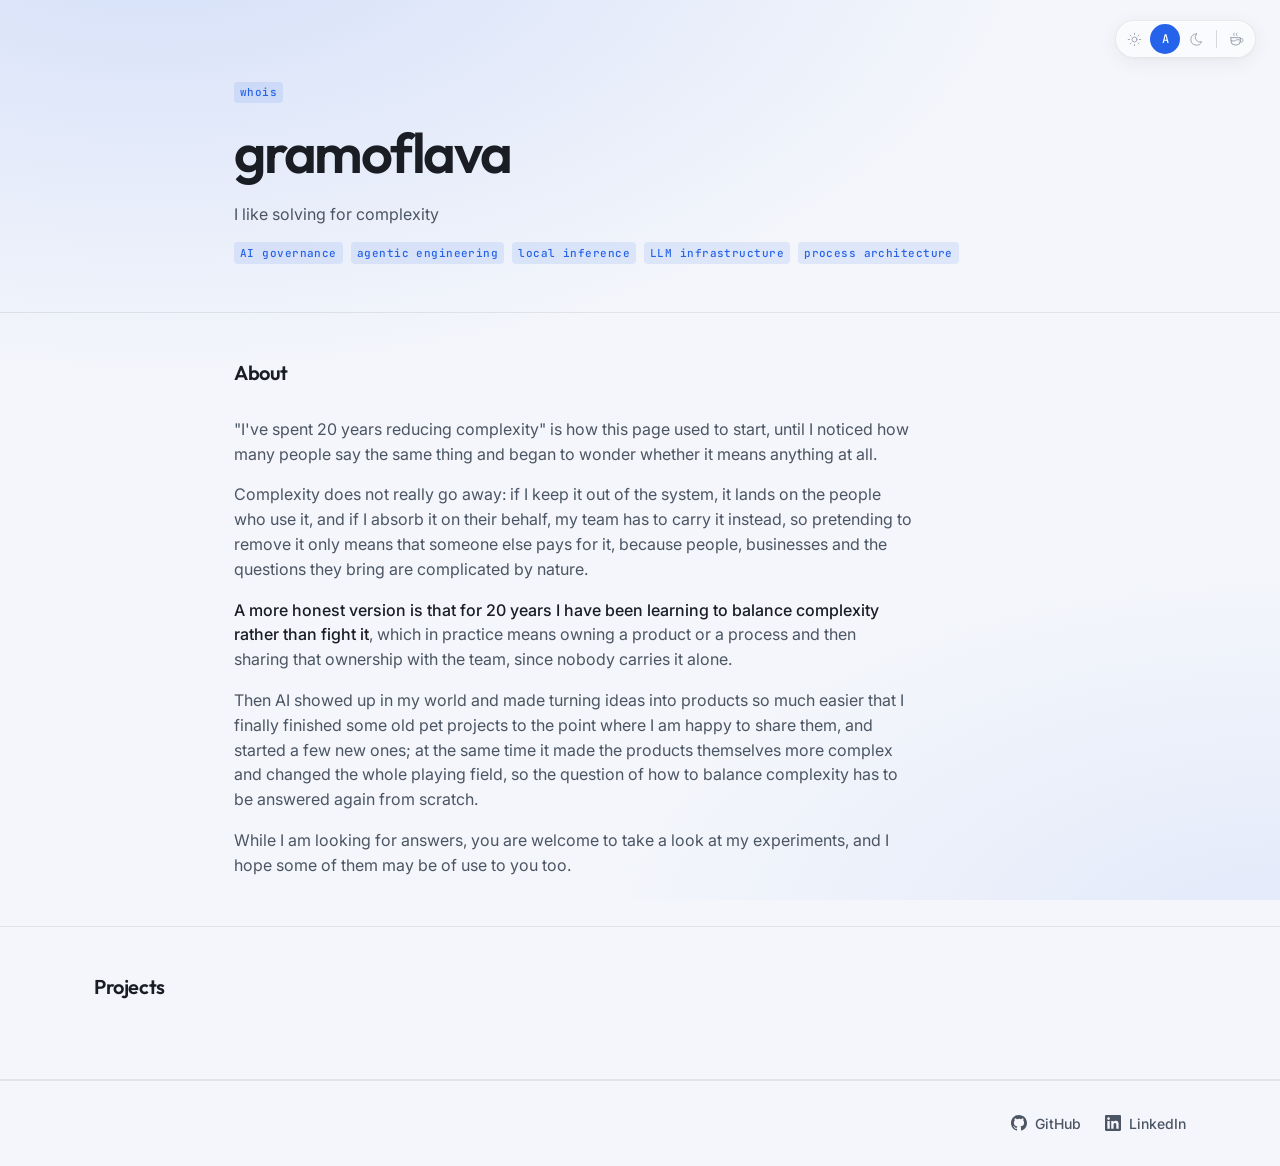
<file: index.html>
<!DOCTYPE html>
<html lang="en" data-accent="whois">

<head>
  <meta charset="UTF-8">
  <meta name="viewport" content="width=device-width, initial-scale=1.0">
  <meta name="color-scheme" content="light dark">
  <meta name="description" content="I like solving for complexity">
  <meta property="og:title" content="whois">
  <meta property="og:description" content="I like solving for complexity">
  <meta property="og:url" content="https://whois.gramoflava.xyz">
  <title>whois</title>
  <link rel="icon" href="favicon.ico" sizes="32x32">
  <link rel="icon" href="favicon.svg" type="image/svg+xml">
  <link rel="apple-touch-icon" href="apple-touch-icon.png">

  <!--
    Prevent theme flash: apply stored class before first paint.
    Runs inline, before stylesheets are parsed.
  -->
  <script>
    (function () {
      var t = null;
      try { t = localStorage.getItem('theme'); } catch (e) { }
      if (t === 'light') document.documentElement.classList.add('theme-light');
      else if (t === 'dark') document.documentElement.classList.add('theme-dark');
    })();
  </script>

  <link rel="preconnect" href="https://fonts.googleapis.com">
  <link rel="preconnect" href="https://fonts.gstatic.com" crossorigin>
  <link
    href="https://fonts.googleapis.com/css2?family=Inter:wght@400;500;600&amp;family=JetBrains+Mono:wght@400;500&amp;family=Outfit:wght@400;500;600&amp;display=swap"
    rel="stylesheet">
  <link rel="stylesheet" href="gramofdesign/gramof.css">
  <link rel="stylesheet" href="whois.css">
  <script defer src="gramofdesign/tools.js"></script>
  <script defer src="gramofdesign/theme.js"></script>
</head>

<body>

  <!-- ── Site tools: theme · Ko-fi (whois links to itself, so no link) ── -->
  <div class="site-tools site-tools--glass site-tools--float" data-site-tools="no-whois"></div>

  <!-- ── Hero ─────────────────────────────────────────────────── -->
  <header class="hero">
    <div class="container container--narrow">
      <div class="hero-inner">
        <div class="hero-label">
          <span class="tag">whois</span>
        </div>
        <h1 class="hero-name">gramoflava</h1>
        <p class="hero-tagline">I like solving for complexity</p>
        <div class="hero-chips">
          <span class="tag">AI governance</span>
          <span class="tag">agentic engineering</span>
          <span class="tag">local inference</span>
          <span class="tag">LLM infrastructure</span>
          <span class="tag">process architecture</span>
        </div>
      </div>
    </div>
  </header>

  <!-- ── About ────────────────────────────────────────────────── -->
  <section id="about" class="section">
    <div class="container container--narrow">
      <div class="section-header">
        <h2>About</h2>
      </div>
      <div class="about-body">
        <p>"I've spent 20 years reducing complexity" is how this page used to start, until I noticed how many people say
          the same thing and began to wonder whether it means anything at all.</p>

        <p>Complexity does not really go away: if I keep it out of the system, it lands on the people who use it, and if
          I absorb it on their behalf, my team has to carry it instead, so pretending to remove it only means that
          someone else pays for it, because people, businesses and the questions they bring are complicated by
          nature.</p>

        <p><strong>A more honest version is that for 20 years I have been learning to balance complexity rather than
          fight it</strong>, which in practice means owning a product or a process and then sharing that ownership
          with the team, since nobody carries it alone.</p>

        <p>Then AI showed up in my world and made turning ideas into products so much easier that I finally finished
          some old pet projects to the point where I am happy to share them, and started a few new ones; at the same
          time it made the products themselves more complex and changed the whole playing field, so the question of
          how to balance complexity has to be answered again from scratch.</p>

        <p>While I am looking for answers, you are welcome to take a look at my experiments, and I hope some of them may
          be of use to you too.</p>
      </div>
    </div>
  </section>

  <!-- ── Projects ─────────────────────────────────────────────── -->
  <section id="projects" class="section section--alt">
    <div class="container">
      <div class="section-header">
        <h2>Projects</h2>
      </div>
      <div id="projects-grid" class="projects-grid" aria-live="polite" aria-label="GitHub projects">
        <div class="projects-state" id="projects-loading">
          <span class="tag">loading&hellip;</span>
        </div>
      </div>
    </div>
  </section>

  <!-- ── Footer ───────────────────────────────────────────────── -->
  <footer class="site-footer">
    <div class="container">
      <div class="footer-inner">
        <span class="footer-name">&nbsp;</span>
        <nav class="footer-links" aria-label="External profiles">
          <a href="https://github.com/gramoflava" class="footer-link" target="_blank" rel="noopener">
            <svg xmlns="http://www.w3.org/2000/svg" viewBox="0 0 24 24" fill="currentColor"
              aria-hidden="true">
              <path
                d="M12 0C5.374 0 0 5.373 0 12c0 5.302 3.438 9.8 8.207 11.387.599.111.793-.261.793-.577v-2.234c-3.338.726-4.033-1.416-4.033-1.416-.546-1.387-1.333-1.756-1.333-1.756-1.089-.745.083-.729.083-.729 1.205.084 1.839 1.237 1.839 1.237 1.07 1.834 2.807 1.304 3.492.997.107-.775.418-1.305.762-1.604-2.665-.305-5.467-1.334-5.467-5.931 0-1.311.469-2.381 1.236-3.221-.124-.303-.535-1.524.117-3.176 0 0 1.008-.322 3.301 1.23A11.509 11.509 0 0112 5.803c1.02.005 2.047.138 3.006.404 2.291-1.552 3.297-1.23 3.297-1.23.653 1.653.242 2.874.118 3.176.77.84 1.235 1.911 1.235 3.221 0 4.609-2.807 5.624-5.479 5.921.43.372.823 1.102.823 2.222v3.293c0 .319.192.694.801.576C20.566 21.797 24 17.3 24 12c0-6.627-5.373-12-12-12z" />
            </svg>GitHub
          </a>
          <!-- TODO: confirm exact LinkedIn profile slug -->
          <a href="https://www.linkedin.com/in/gramoflava" class="footer-link" target="_blank" rel="noopener">
            <svg xmlns="http://www.w3.org/2000/svg" viewBox="0 0 24 24" fill="currentColor"
              aria-hidden="true">
              <path
                d="M20.447 20.452h-3.554v-5.569c0-1.328-.027-3.037-1.852-3.037-1.853 0-2.136 1.445-2.136 2.939v5.667H9.351V9h3.414v1.561h.046c.477-.9 1.637-1.85 3.37-1.85 3.601 0 4.267 2.37 4.267 5.455v6.286zM5.337 7.433a2.062 2.062 0 01-2.063-2.065 2.064 2.064 0 112.063 2.065zm1.782 13.019H3.555V9h3.564v11.452zM22.225 0H1.771C.792 0 0 .774 0 1.729v20.542C0 23.227.792 24 1.771 24h20.451C23.2 24 24 23.227 24 22.271V1.729C24 .774 23.2 0 22.222 0h.003z" />
            </svg>LinkedIn
          </a>
        </nav>
      </div>
    </div>
  </footer>

  <script>
    // ── Projects ───────────────────────────────────────────────────────────────

    function escapeHtml(s) {
      return String(s)
        .replace(/&/g, '&amp;')
        .replace(/</g, '&lt;')
        .replace(/>/g, '&gt;')
        .replace(/"/g, '&quot;');
    }

    function renderCard(repo) {
      var card = document.createElement('article');
      card.className = 'project-card glass';

      var lang = repo.language
        ? '<span class="tag">' + escapeHtml(repo.language) + '</span>'
        : '';

      var stars = repo.stargazers_count > 0
        ? '<span class="project-stars">\u2605\u2009' + repo.stargazers_count + '</span>'
        : '';

      var liveUrl = (repo.homepage && repo.homepage.trim())
        ? repo.homepage.trim()
        : repo.has_pages ? 'https://gramoflava.github.io/' + repo.name : null;
      var liveLink = liveUrl
        ? '<a href="' + escapeHtml(liveUrl) + '" class="project-link" target="_blank" rel="noopener">Live \u2197</a>'
        : '';

      var descContent = repo.description
        ? escapeHtml(repo.description)
        : '<span class="project-desc--empty">No description</span>';

      card.innerHTML =
        '<div class="project-card-head">' +
        '<span class="project-name">' + escapeHtml(repo.name) + '</span>' +
        lang +
        '</div>' +
        '<p class="project-desc">' + descContent + '</p>' +
        '<div class="project-card-foot">' +
        '<div class="project-links">' +
        '<a href="' + escapeHtml(repo.html_url) + '" class="project-link" target="_blank" rel="noopener">GitHub \u2192</a>' +
        liveLink +
        '</div>' +
        stars +
        '</div>';

      return card;
    }

    function renderGrid(repos) {
      var grid = document.getElementById('projects-grid');
      grid.innerHTML = '';
      if (repos && repos.length) {
        repos.forEach(function (repo) { grid.appendChild(renderCard(repo)); });
      }
    }

    async function fetchProjects() {
      var controller = new AbortController();
      var timer = setTimeout(function () { controller.abort(); }, 5000);

      try {
        var res = await fetch(
          'https://api.github.com/users/gramoflava/repos?sort=updated&type=public&per_page=20',
          { signal: controller.signal }
        );
        clearTimeout(timer);

        if (!res.ok) throw new Error('GitHub API ' + res.status);

        var repos = await res.json();

        var filtered = repos
          .filter(function (r) { return !r.fork; })
          .sort(function (a, b) {
            var aLive = a.has_pages ? 1 : 0;
            var bLive = b.has_pages ? 1 : 0;
            if (bLive !== aLive) return bLive - aLive;
            return new Date(b.updated_at) - new Date(a.updated_at);
          });

        renderGrid(filtered);
      } catch (e) {
        clearTimeout(timer);
        renderGrid([]);
      }
    }

    fetchProjects();
  </script>


</body>

</html>
</file>
<file: gramofdesign/gramof.css>
/* ============================================================================
   gramof design — the shared design language of the gramoflava family.
   A playbook, not a theme for one site: tokens, components and rules that any
   site can rely on. Each site picks only its accent hue.

   Usage:
     <link rel="stylesheet" href="gramofdesign/gramof.css">
     <html data-accent="<product>">         <- picks the accent hue
     <html class="theme-dark">               <- explicit theme (see theme.js)

   Rule of the house: raw values (px sizes, ms durations, hex colours, weights)
   live only in token definitions. Everything else reads tokens.
   ========================================================================== */

/* ── Reset ───────────────────────────────────────────────────────────────── */

*, *::before, *::after { box-sizing: border-box; margin: 0; padding: 0; }

html {
  -webkit-font-smoothing: antialiased;
  -moz-osx-font-smoothing: grayscale;
}

/* ── Tokens: scale, type, motion (theme-independent) ─────────────────────── */

:root {
  /* Type */
  --font-sans:    'Inter', -apple-system, BlinkMacSystemFont, 'Segoe UI', sans-serif;
  --font-display: 'Outfit', 'Inter', -apple-system, sans-serif;
  --font-mono: 'JetBrains Mono', ui-monospace, SFMono-Regular, Menlo, monospace;

  --text-2xs: 10px;
  --text-xs:  11px;
  --text-sm:  12px;
  --text-md:  14px;   /* base — one density across the family */
  --text-lg:  16px;
  --text-xl:  20px;
  --text-2xl: 26px;
  --text-3xl: 34px;
  --text-display: clamp(var(--text-3xl), 6vw, 56px);   /* one hero title per landing page */

  --weight-regular:  400;
  --weight-medium:   500;
  --weight-semibold: 600;   /* the heaviest weight in the family */

  --leading-tight: 1.2;
  --leading-body:  1.55;

  /* Space — 4px grid */
  --space-1: 4px;
  --space-2: 8px;
  --space-3: 10px;   /* 1b: the workspace gap */
  --space-4: 16px;
  --space-5: 20px;
  --space-6: 24px;
  --space-8: 32px;
  --space-10: 40px;
  --space-12: 48px;

  /* Content widths */
  --content-narrow: 860px;
  --content-wide: 1140px;

  /* Radius */
  --radius-none: 0;
  --radius-xs:   4px;
  --radius-sm:   7px;
  --radius-md:   11px;   /* cards inside panels (lg - 5) */
  --radius-lg:   16px;   /* panels, glass chrome */
  --radius-xl:   22px;
  --radius-pill: 999px;

  /* Motion */
  --ease-out:    cubic-bezier(0.16, 1, 0.3, 1);
  --ease-smooth: cubic-bezier(0.4, 0, 0.2, 1);
  --ease-spring: cubic-bezier(0.175, 0.885, 0.32, 1.275);
  --dur-fast: 120ms;
  --dur-base: 200ms;
  --dur-slow: 200ms;

  /* Glass — the single knob. Tools use --blur-panel; novaos raises it. */
  --blur-panel: 40px;
  --blur-bar:   40px;

  /* Chart categorical palette — verbatim from grainofrain, theme-agnostic */
  --chart-1: #1E88E5;
  --chart-2: #FB8C00;
  --chart-3: #8E24AA;
  --chart-4: #00ACC1;
  --chart-5: #E53935;
  --chart-6: #43A047;
  --chart-7: #F9A825;
  --chart-8: #3949AB;
  --chart-temp-max: #EF5350;
  --chart-temp-mean: #0D47A1;
  --chart-temp-min: #1E88E5;
  --chart-norm: #616161;

  /* Canvas annotation palette. The eight family colours are aliases so
     glassbox boxes and data charts speak the same colour language. */
  --palette-grey:    #8e8e93;
  --palette-red:     var(--chart-5);
  --palette-crimson: #c9184a;
  --palette-rose:    #f4718b;
  --palette-pink:    #ff2d92;
  --palette-fuchsia: #d926d9;
  --palette-purple:  var(--chart-3);
  --palette-violet:  #7b61ff;
  --palette-indigo:  var(--chart-8);
  --palette-blue:    var(--chart-1);
  --palette-azure:   #2f80ed;
  --palette-sky:     #56ccf2;
  --palette-cyan:    var(--chart-4);
  --palette-teal:    #14b8a6;
  --palette-emerald: #10b981;
  --palette-green:   var(--chart-6);
  --palette-lime:    #8bc34a;
  --palette-olive:   #7a8b3c;
  --palette-yellow:  var(--chart-7);
  --palette-amber:   #ffb020;
  --palette-orange:  var(--chart-2);
  --palette-coral:   #ff7a5c;
  --palette-sienna:  #c1653a;
  --palette-brown:   #8b5e34;
  --palette-sand:    #c2a37a;
  --palette-khaki:   #9a8c5c;
  --palette-mint:    #6ee7b7;
  --palette-plum:    #8e4585;
  --palette-mauve:   #b08bbb;
  --palette-slate:   #64748b;
  --palette-steel:   #4a6572;
  --palette-denim:   #3b5a86;
  --palette-ink:     #2c2c54;
}

/* ── Tokens: light theme (default) ───────────────────────────────────────── */

:root,
html.theme-light {
  color-scheme: light;

  --bg:            #f4f6fb;
  --bg-alt:        #f0f2f6;
  --surface:       #ffffff;
  --surface-sunk:  rgba(0, 0, 0, 0.03);

  /* Glass: translucent surface + backdrop-filter + specular top edge */
  --glass:         rgba(255, 255, 255, 0.55);
  --glass-hover:   rgba(255, 255, 255, 0.78);
  --glass-active:  rgba(255, 255, 255, 0.94);
  --glass-edge:    inset 0 1px 0 rgba(255, 255, 255, 0.95);

  --line:          rgba(0, 0, 0, 0.08);
  --line-strong:   rgba(0, 0, 0, 0.14);

  --text:           #1a1d23;
  --text-secondary: #4b5563;
  --text-muted:     #9ca3af;
  --text-on-accent: #ffffff;
  --text-on-color:  #ffffff;   /* labels on fixed palette / chart fills, both themes */

  --shadow-sm:    0 1px 3px rgba(0, 0, 0, 0.05), 0 1px 2px rgba(0, 0, 0, 0.03);
  --shadow-md:    0 4px 20px rgba(0, 0, 0, 0.06), 0 1px 2px rgba(0, 0, 0, 0.03);
  --shadow-lg:    0 12px 40px rgba(0, 0, 0, 0.10), 0 2px 6px rgba(0, 0, 0, 0.04);
  --shadow-hover: 0 8px 28px rgba(0, 0, 0, 0.11), 0 2px 6px rgba(0, 0, 0, 0.05);

  --danger:  #d70015;
  --warn:    #b25000;
  --success: #0f7b3d;

  --chart-grid:       rgba(0, 0, 0, 0.06);
  --chart-axis:       #cbd5e1;
  --chart-axis-label: #64748b;
  --tooltip-bg:       #ffffff;
  --tooltip-line:     #e2e8f0;
  --tooltip-text:     #0f172a;
}

/* ── Tokens: dark theme ──────────────────────────────────────────────────── */

@media (prefers-color-scheme: dark) {
  :root:not(.theme-light):not(.theme-dark) {
    color-scheme: dark;

    --bg:            #0b0d12;
    --bg-alt:        #101318;
    --surface:       #161921;
    --surface-sunk:  rgba(255, 255, 255, 0.05);

    --glass:         rgba(20, 23, 31, 0.50);
    --glass-hover:   rgba(30, 34, 44, 0.72);
    --glass-active:  rgba(38, 43, 55, 0.88);
    --glass-edge:    inset 0 1px 0 rgba(255, 255, 255, 0.08);

    --line:          rgba(255, 255, 255, 0.08);
    --line-strong:   rgba(255, 255, 255, 0.16);

    --text:           #e8eaf0;
    --text-secondary: #9ca3af;
    --text-muted:     #6b7280;
    --text-on-accent: #0b0d12;   /* dark accents are light: white fails AA */

    --shadow-sm:    0 1px 3px rgba(0, 0, 0, 0.35);
    --shadow-md:    0 4px 20px rgba(0, 0, 0, 0.42);
    --shadow-lg:    0 12px 40px rgba(0, 0, 0, 0.55);
    --shadow-hover: 0 8px 28px rgba(0, 0, 0, 0.5);

    --danger:  #ff453a;
    --warn:    #ffa53a;
    --success: #30d158;

    --chart-grid:       rgba(255, 255, 255, 0.07);
    --chart-axis:       #334155;
    --chart-axis-label: #9ca3af;
    --tooltip-bg:       #1c1f27;
    --tooltip-line:     #333a48;
    --tooltip-text:     #e8eaf0;
  }
}

html.theme-dark {
  color-scheme: dark;

  --bg:            #0b0d12;
  --bg-alt:        #101318;
  --surface:       #161921;
  --surface-sunk:  rgba(255, 255, 255, 0.05);

  --glass:         rgba(20, 23, 31, 0.50);
  --glass-hover:   rgba(30, 34, 44, 0.72);
  --glass-active:  rgba(38, 43, 55, 0.88);
  --glass-edge:    inset 0 1px 0 rgba(255, 255, 255, 0.08);

  --line:          rgba(255, 255, 255, 0.08);
  --line-strong:   rgba(255, 255, 255, 0.16);

  --text:           #e8eaf0;
  --text-secondary: #9ca3af;
  --text-muted:     #6b7280;
  --text-on-accent: #0b0d12;

  --shadow-sm:    0 1px 3px rgba(0, 0, 0, 0.35);
  --shadow-md:    0 4px 20px rgba(0, 0, 0, 0.42);
  --shadow-lg:    0 12px 40px rgba(0, 0, 0, 0.55);
  --shadow-hover: 0 8px 28px rgba(0, 0, 0, 0.5);

  --danger:  #ff453a;
  --warn:    #ffa53a;
  --success: #30d158;

  --chart-grid:       rgba(255, 255, 255, 0.07);
  --chart-axis:       #334155;
  --chart-axis-label: #9ca3af;
  --tooltip-bg:       #1c1f27;
  --tooltip-line:     #333a48;
  --tooltip-text:     #e8eaf0;
}

/* ── Accent hues ─────────────────────────────────────────────────────────────
   Shared bones, distinct accent per product. Every hue sits at the same
   perceptual lightness/chroma so components behave identically across sites.
   -------------------------------------------------------------------------- */

:root                      { --accent: #2563eb; --accent-hover: #1d4ed8; }
:root[data-accent='whois']       { --accent: #2563eb; --accent-hover: #1d4ed8; }
:root[data-accent='grainofrain'] { --accent: #0d7d74; --accent-hover: #0a6560; }
:root[data-accent='glassbox']    { --accent: #6d3ce0; --accent-hover: #5b2fc4; }
:root[data-accent='hexports']    { --accent: #c2410c; --accent-hover: #9f3509; }
:root[data-accent='novaos']      { --accent: #4f46e5; --accent-hover: #4338ca; }
:root[data-accent='lens']        { --accent: #64748b; --accent-hover: #475569; }

@media (prefers-color-scheme: dark) {
  :root:not(.theme-light):not(.theme-dark)                      { --accent: #3b82f6; --accent-hover: #60a5fa; }
  :root:not(.theme-light):not(.theme-dark)[data-accent='whois']       { --accent: #3b82f6; --accent-hover: #60a5fa; }
  :root:not(.theme-light):not(.theme-dark)[data-accent='grainofrain'] { --accent: #2dd4bf; --accent-hover: #5eead4; }
  :root:not(.theme-light):not(.theme-dark)[data-accent='glassbox']    { --accent: #a78bfa; --accent-hover: #c4b5fd; }
  :root:not(.theme-light):not(.theme-dark)[data-accent='hexports']    { --accent: #fb923c; --accent-hover: #fdba74; }
  :root:not(.theme-light):not(.theme-dark)[data-accent='novaos']      { --accent: #818cf8; --accent-hover: #a5b4fc; }
  :root:not(.theme-light):not(.theme-dark)[data-accent='lens']        { --accent: #94a3b8; --accent-hover: #cbd5e1; }
}

html.theme-dark                      { --accent: #3b82f6; --accent-hover: #60a5fa; }
html.theme-dark[data-accent='whois']       { --accent: #3b82f6; --accent-hover: #60a5fa; }
html.theme-dark[data-accent='grainofrain'] { --accent: #2dd4bf; --accent-hover: #5eead4; }
html.theme-dark[data-accent='glassbox']    { --accent: #a78bfa; --accent-hover: #c4b5fd; }
html.theme-dark[data-accent='hexports']    { --accent: #fb923c; --accent-hover: #fdba74; }
html.theme-dark[data-accent='novaos']      { --accent: #818cf8; --accent-hover: #a5b4fc; }
html.theme-dark[data-accent='lens']        { --accent: #94a3b8; --accent-hover: #cbd5e1; }

/* Derived accent washes — always in terms of the live --accent. */
:root {
  --accent-soft:  color-mix(in srgb, var(--accent) 10%, transparent);
  --accent-mid:   color-mix(in srgb, var(--accent) 18%, transparent);
  --accent-ring:  color-mix(in srgb, var(--accent) 28%, transparent);
}

/* ── Base ────────────────────────────────────────────────────────────────── */

/* Accent wash — 1b. A static, two-lobe accent haze so glass has something to
   refract. No animation: the cosmos (expressive tier) is the only moving one. */
body {
  background-image:
    radial-gradient(120% 90% at 12% -10%, var(--wash-1), transparent 58%),
    radial-gradient(90% 70% at 100% 105%, var(--wash-2), transparent 60%);
  background-attachment: fixed;
}

:root, html.theme-light {
  --wash-1: color-mix(in srgb, var(--accent) 16%, transparent);
  --wash-2: color-mix(in srgb, var(--accent) 9%, transparent);
}
@media (prefers-color-scheme: dark) {
  :root:not(.theme-light):not(.theme-dark) {
    --wash-1: color-mix(in srgb, var(--accent) 20%, transparent);
    --wash-2: color-mix(in srgb, var(--accent) 12%, transparent);
  }
}
html.theme-dark {
  --wash-1: color-mix(in srgb, var(--accent) 20%, transparent);
  --wash-2: color-mix(in srgb, var(--accent) 12%, transparent);
}

body {
  font-family: var(--font-sans);
  font-size: var(--text-md);
  line-height: var(--leading-body);
  color: var(--text);
  background-color: var(--bg);
  transition: background var(--dur-base) ease, color var(--dur-base) ease;
}

a { color: var(--accent); text-decoration: none; }
a:hover { color: var(--accent-hover); text-decoration: underline; }

h1, .h1 { font-family: var(--font-display); font-size: var(--text-2xl); font-weight: var(--weight-semibold); letter-spacing: -0.03em; line-height: var(--leading-tight); }
h2, .h2 { font-family: var(--font-display); font-size: var(--text-xl); font-weight: var(--weight-semibold); letter-spacing: -0.02em; line-height: var(--leading-tight); }
h3, .h3 { font-family: var(--font-display); font-size: var(--text-lg); font-weight: var(--weight-semibold); letter-spacing: -0.01em; }

.eyebrow {
  font-family: var(--font-mono);
  font-size: var(--text-xs);
  font-weight: var(--weight-medium);
  text-transform: uppercase;
  letter-spacing: 0.08em;
  color: var(--text-muted);
}

.hint  { font-size: var(--text-sm); color: var(--text-muted); line-height: 1.5; }
.mono  { font-family: var(--font-mono); }

/* Monospace accent tag — from whois, the family's signature label */
.tag {
  display: inline-block;
  font-family: var(--font-mono);
  font-size: var(--text-xs);
  font-weight: var(--weight-medium);
  letter-spacing: 0.04em;
  color: var(--accent);
  background: var(--accent-soft);
  padding: 0.2em 0.55em;
  border-radius: var(--radius-xs);
  white-space: nowrap;
}

/* ── Surfaces ────────────────────────────────────────────────────────────── */

/* .glass — the family's primary container. Panels, cards, bars, dialogs. */
.glass {
  background: var(--glass);
  border: 1px solid var(--line);
  border-radius: var(--radius-lg);
  box-shadow: var(--shadow-md), var(--glass-edge);
  backdrop-filter: blur(var(--blur-panel)) saturate(1.4);
  -webkit-backdrop-filter: blur(var(--blur-panel)) saturate(1.4);
}

/* .solid — opaque card for content that sits *inside* a glass panel.
   Never stack glass on glass; nest solid inside glass. */
.solid {
  background: var(--surface);
  border: 1px solid var(--line);
  border-radius: var(--radius-md);
  box-shadow: var(--shadow-sm);
}

.sunk {
  background: var(--surface-sunk);
  border-radius: var(--radius-md);
}

/* ── App shell: glass top bar + optional glass side inspector ────────────── */

.app {
  height: 100dvh;
  display: flex;
  flex-direction: column;
  overflow: hidden;
}

.appbar {
  flex: 0 0 auto;
  display: flex;
  align-items: center;
  gap: var(--space-2);
  padding: var(--space-2) var(--space-3);
  background: var(--glass);
  border-bottom: 1px solid var(--line);
  box-shadow: var(--glass-edge);
  backdrop-filter: blur(var(--blur-bar)) saturate(1.4);
  -webkit-backdrop-filter: blur(var(--blur-bar)) saturate(1.4);
  flex-wrap: wrap;
  z-index: 100;
}

.brand {
  display: flex;
  align-items: center;
  gap: var(--space-2);
  font-weight: var(--weight-semibold);
  font-size: var(--text-md);
  letter-spacing: -0.02em;
  margin-right: var(--space-1);
}

.appbar__sep    { width: 1px; height: 20px; background: var(--line-strong); margin: 0 2px; }
.appbar__spacer { flex: 1 1 auto; }

.workspace {
  flex: 1 1 auto;
  display: grid;
  grid-template-columns: minmax(0, 1fr) 340px;
  gap: var(--space-3);
  padding: var(--space-3);
  min-height: 0;
}

.workspace--plain { grid-template-columns: minmax(0, 1fr); }

.stage { display: flex; flex-direction: column; gap: var(--space-2); min-width: 0; min-height: 0; }

.inspector {
  background: var(--glass);
  border: 1px solid var(--line);
  border-radius: var(--radius-lg);
  box-shadow: var(--shadow-md), var(--glass-edge);
  backdrop-filter: blur(var(--blur-panel)) saturate(1.4);
  -webkit-backdrop-filter: blur(var(--blur-panel)) saturate(1.4);
  overflow-y: auto;
  min-height: 0;
  padding: var(--space-2);
}

/* ── Responsive: tablet ──────────────────────────────────────────────────────
   The inspector stops being a column and becomes the next thing down the page.
   -------------------------------------------------------------------------- */

@media (max-width: 900px) {
  .app { height: auto; min-height: 100dvh; overflow: visible; }
  .workspace { grid-template-columns: minmax(0, 1fr); }
  .stage { min-height: 52dvh; }
  .inspector { overflow: visible; min-height: 0; }
}

/* ── Responsive: phone ───────────────────────────────────────────────────────
   Three moves, in order of importance:
     1. the app bar splits into an identity row and a scrolling control row
     2. mode switching leaves the bar and becomes a bottom tab bar
     3. the inspector becomes a bottom sheet
   -------------------------------------------------------------------------- */

@media (max-width: 640px) {
  .appbar {
    padding: var(--space-2) var(--space-3);
    gap: var(--space-2);
    position: sticky;
    top: 0;
  }
  .appbar__sep { display: none; }
  .workspace { padding: var(--space-2); gap: var(--space-2); }

  /* Anything the bar can shed on a phone */
  .hide-narrow { display: none !important; }
  .only-narrow { display: revert; }

  /* Stage grows, page scrolls */
  .stage { min-height: 46dvh; }

  /* Inspector as a sheet, pinned to the bottom of the viewport */
  .inspector--sheet {
    position: fixed;
    left: 0; right: 0; bottom: 0;
    z-index: 200;
    max-height: 72dvh;
    overflow-y: auto;
    border-radius: var(--radius-xl) var(--radius-xl) 0 0;
    border-left: 0; border-right: 0; border-bottom: 0;
    box-shadow: var(--shadow-lg), var(--glass-edge);
    padding-bottom: max(var(--space-4), env(safe-area-inset-bottom));
    transform: translateY(calc(100% - 52px));
    transition: transform var(--dur-slow) var(--ease-out);
  }
  .inspector--sheet[data-open] { transform: translateY(0); }
  .inspector--sheet::before {
    content: '';
    position: sticky;
    top: 0;
    display: block;
    width: 38px; height: 4px;
    margin: 6px auto 10px;
    border-radius: var(--radius-pill);
    background: var(--line-strong);
  }

  /* Two-up stat grids instead of four */
  .stat { padding: var(--space-2); }
  .stat__value { font-size: var(--text-lg); }
}

.only-narrow { display: none; }

/* Horizontal scroller for toolbars and segmented rows that can't wrap.
   Wrap the row, don't restyle it. */
.scroller {
  display: flex;
  align-items: center;
  gap: var(--space-2);
  min-width: 0;
  overflow-x: auto;
  overscroll-behavior-x: contain;
  scrollbar-width: none;
  -webkit-overflow-scrolling: touch;
  margin: 0 calc(-1 * var(--space-3));
  padding: 0 var(--space-3);
}
.scroller::-webkit-scrollbar { display: none; }
.scroller > * { flex: 0 0 auto; }

/* Bottom tab bar — replaces in-bar mode segments on phones.
   Glass, like the top bar; icons over labels; safe-area aware. */
.tabbar {
  position: fixed;
  left: 0; right: 0; bottom: 0;
  z-index: 190;
  display: none;
  align-items: stretch;
  background: var(--glass);
  border-top: 1px solid var(--line);
  box-shadow: var(--glass-edge);
  backdrop-filter: blur(var(--blur-bar)) saturate(1.4);
  -webkit-backdrop-filter: blur(var(--blur-bar)) saturate(1.4);
  padding-bottom: env(safe-area-inset-bottom);
}
.tabbar__btn {
  flex: 1 1 0;
  min-height: 52px;
  display: flex;
  flex-direction: column;
  align-items: center;
  justify-content: center;
  gap: 3px;
  padding: 6px 2px;
  border: 0;
  background: transparent;
  color: var(--text-muted);
  font-size: var(--text-xs);
  font-weight: var(--weight-medium);
  cursor: pointer;
  transition: color var(--dur-fast) ease;
}
.tabbar__btn[aria-current='page'],
.tabbar__btn.is-active { color: var(--accent); }
.tabbar__btn svg { width: 21px; height: 21px; stroke: currentColor; stroke-width: 1.5; stroke-linecap: round; stroke-linejoin: round; fill: none; }

@media (max-width: 640px) {
  .tabbar { display: flex; }
  /* Room for the tab bar plus a collapsed sheet handle */
  .app { padding-bottom: 104px; }
}

/* Touch: nothing smaller than 44px gets tapped */
@media (hover: none) and (pointer: coarse) {
  .btn, .btn--icon { min-height: 44px; }
  .btn--icon { width: 44px; }
  .segmented__btn { min-height: 44px; padding: 0.5em 1.1em; }
  .segmented--icon .segmented__btn { width: 44px; height: 44px; }
  .switch, .check { min-height: 44px; }
  .switch__track { width: 46px; height: 28px; }
  .switch__track::after { width: 22px; height: 22px; }
  .switch input:checked + .switch__track::after { transform: translateX(18px); }
  .check__box { width: 21px; height: 21px; }
  .check--radio .check__box::after { left: 5.5px; top: 5.5px; width: 8px; height: 8px; }
  .check__box::after { left: 6px; top: 2.5px; width: 6px; height: 11px; }
  .acc > summary { min-height: 44px; padding: 13px 8px; }
  .input, select,
  input[type='text'], input[type='number'], input[type='date'], input[type='search'] {
    min-height: 44px;
  }
  input[type='range'] { height: 44px; }
  input[type='range']::-webkit-slider-thumb { width: 22px; height: 22px; margin-top: -10px; }
}

/* Content pages (whois): the wash and type scale down, nothing else changes */
@media (max-width: 640px) {
  h1, .h1 { font-size: var(--text-xl); }
  dialog {
    max-width: none;
    width: 100vw;
    max-height: 100dvh;
    margin: 0;
    border-radius: 0;
    border: 0;
  }
  .toast { left: var(--space-3); right: var(--space-3); transform: translateY(8px); max-width: none; }
  .toast.is-shown { transform: translateY(0); }
}

/* ── Buttons ─────────────────────────────────────────────────────────────── */

button, select, input, textarea { font: inherit; color: var(--text); }

.btn {
  display: inline-flex;
  align-items: center;
  justify-content: center;
  gap: 6px;
  min-height: 30px;
  padding: 5px 12px;
  border: 1px solid var(--line-strong);
  border-radius: var(--radius-sm);
  background: var(--surface);
  color: var(--text);
  font-size: var(--text-md);
  font-weight: var(--weight-medium);
  cursor: pointer;
  white-space: nowrap;
  transition: background var(--dur-fast) ease, border-color var(--dur-fast) ease,
              box-shadow var(--dur-fast) ease, transform var(--dur-fast) ease;
}
.btn:hover   { background: var(--glass-hover); border-color: var(--line-strong); }
.btn:active  { transform: translateY(0.5px); }
.btn:focus-visible { outline: none; border-color: var(--accent); box-shadow: 0 0 0 3px var(--accent-ring); }

.btn--primary { background: var(--accent); border-color: transparent; color: var(--text-on-accent); }
.btn--primary:hover { background: var(--accent-hover); }

.btn--quiet { background: transparent; border-color: transparent; color: var(--text-secondary); }
.btn--quiet:hover { background: var(--surface-sunk); color: var(--text); }

.btn--danger { color: var(--danger); }
.btn--danger:hover { background: color-mix(in srgb, var(--danger) 10%, transparent); }

.btn--icon { padding: 0; width: 30px; min-height: 30px; }
.btn[disabled] { opacity: 0.4; cursor: default; }

/* ── Segmented control — the family's core "switch" ──────────────────────────
   Also the theme switch (light / auto / dark), verbatim from whois.
   -------------------------------------------------------------------------- */

.segmented {
  display: inline-flex;
  align-items: center;
  gap: 2px;
  padding: 3px;
  background: var(--surface);
  border: 1px solid var(--line);
  border-radius: var(--radius-pill);
  box-shadow: var(--shadow-sm);
}

.segmented__btn {
  min-height: 30px;
  font-family: var(--font-mono);
  font-size: var(--text-sm);
  font-weight: var(--weight-medium);
  letter-spacing: 0.03em;
  line-height: 1.4;
  color: var(--text-muted);
  background: transparent;
  border: none;
  border-radius: var(--radius-pill);
  padding: 0.34em 0.9em;
  cursor: pointer;
  white-space: nowrap;
  transition: color var(--dur-fast), background var(--dur-fast);
}
.segmented__btn:hover { color: var(--text); background: var(--surface-sunk); }
.segmented__btn[aria-pressed='true'],
.segmented__btn.is-active { background: var(--accent); color: var(--text-on-accent); }
.segmented__btn:focus-visible { outline: none; box-shadow: 0 0 0 3px var(--accent-ring); }

/* Square variant for in-toolbar mode switches */
.segmented--square { border-radius: var(--radius-sm); }
.segmented--square .segmented__btn { border-radius: var(--radius-xs); font-family: var(--font-sans); }

/* Icon variant — the theme switch collapses to sun / A / moon.
   Same three segments, same aria-pressed contract, ~102px instead of ~190px. */
.segmented--icon { gap: 1px; }
.segmented--icon .segmented__btn {
  display: inline-flex;
  align-items: center;
  justify-content: center;
  width: 30px; height: 30px;
  padding: 0;
  letter-spacing: 0;
}
.segmented--icon .segmented__btn svg {
  width: 15px; height: 15px;
  stroke: currentColor;
  stroke-width: 1.5;
  stroke-linecap: round;
  stroke-linejoin: round;
  fill: none;
  display: block;
}
/* "A" for auto — a glyph, not a picture of one */
.segmented--icon .segmented__btn span { font-size: var(--text-sm); font-weight: var(--weight-medium); line-height: 1; }

/* ── Toggle switch ───────────────────────────────────────────────────────── */

.switch { min-height: 30px; display: inline-flex; align-items: center; gap: var(--space-2); cursor: pointer; }
.switch input { position: absolute; opacity: 0; width: 0; height: 0; }

.switch__track {
  position: relative;
  width: 38px; height: 22px;
  flex: 0 0 auto;
  background: var(--surface-sunk);
  border: 1px solid var(--line-strong);
  border-radius: var(--radius-pill);
  transition: background var(--dur-base) var(--ease-out), border-color var(--dur-base) var(--ease-out);
}
.switch__track::after {
  content: '';
  position: absolute;
  top: 2px; left: 2px;
  width: 16px; height: 16px;
  background: var(--surface);
  border-radius: 50%;
  box-shadow: var(--shadow-sm);
  transition: transform var(--dur-base) var(--ease-spring);
}
.switch input:checked + .switch__track { background: var(--accent); border-color: transparent; }
.switch input:checked + .switch__track::after { transform: translateX(16px); background: #fff; }
.switch input:focus-visible + .switch__track { box-shadow: 0 0 0 3px var(--accent-ring); }
.switch__label { font-size: var(--text-md); color: var(--text); }

/* ── Checkbox & radio ────────────────────────────────────────────────────── */

.check { min-height: 30px; display: inline-flex; align-items: center; gap: var(--space-2); cursor: pointer; }
.check input { position: absolute; opacity: 0; width: 0; height: 0; }

.check__box {
  width: 17px; height: 17px;
  flex: 0 0 auto;
  border: 1.5px solid var(--line-strong);
  border-radius: var(--radius-xs);
  background: var(--surface);
  position: relative;
  transition: background var(--dur-fast), border-color var(--dur-fast);
}
.check--radio .check__box { border-radius: 50%; }

.check__box::after {
  content: '';
  position: absolute;
  opacity: 0;
  transition: opacity var(--dur-fast) ease;
}
.check__box::after {
  left: 4.5px; top: 1.5px;
  width: 5px; height: 9px;
  border-right: 2px solid #fff;
  border-bottom: 2px solid #fff;
  transform: rotate(40deg);
}
.check--radio .check__box::after {
  left: 4px; top: 4px;
  width: 7px; height: 7px;
  border: 0; border-radius: 50%;
  background: #fff;
  transform: none;
}
.check input:checked + .check__box { background: var(--accent); border-color: transparent; }
.check input:checked + .check__box::after { opacity: 1; }
.check input:focus-visible + .check__box { box-shadow: 0 0 0 3px var(--accent-ring); }

/* ── Inputs ──────────────────────────────────────────────────────────────── */

.field { display: flex; flex-direction: column; gap: var(--space-1); }
.field > label {
  font-size: var(--text-sm);
  font-weight: var(--weight-medium);
  color: var(--text-secondary);
  display: flex; align-items: baseline; gap: var(--space-1);
}
.field__key { font-family: var(--font-mono); font-size: var(--text-2xs); opacity: 0.7; margin-left: auto; }

.input, select, textarea,
input[type='text'], input[type='number'], input[type='date'], input[type='search'] {
  width: 100%;
  padding: 6px 9px;
  border: 1px solid var(--line-strong);
  border-radius: var(--radius-sm);
  background: var(--surface-sunk);
  color: var(--text);
  outline: none;
  transition: background var(--dur-fast), border-color var(--dur-fast), box-shadow var(--dur-fast);
}
.input:focus, select:focus, textarea:focus,
input[type='text']:focus, input[type='number']:focus, input[type='date']:focus, input[type='search']:focus {
  background: var(--surface);
  border-color: var(--accent);
  box-shadow: 0 0 0 3px var(--accent-ring);
}
textarea { resize: vertical; min-height: 60px; line-height: 1.45; }
select { width: auto; background: var(--surface); }

/* Range */
input[type='range'] {
  -webkit-appearance: none;
  appearance: none;
  width: 100%;
  height: 30px;
  background: transparent;
  cursor: pointer;
}
input[type='range']::-webkit-slider-runnable-track {
  height: 4px;
  border-radius: 2px;
  background: var(--surface-sunk);
  border: 1px solid var(--line);
}
input[type='range']::-webkit-slider-thumb {
  -webkit-appearance: none;
  appearance: none;
  margin-top: -7px;
  width: 16px; height: 16px;
  border-radius: 50%;
  background: var(--surface);
  border: 1.5px solid var(--accent);
  box-shadow: var(--shadow-sm);
}
input[type='range']::-moz-range-track {
  height: 4px; border-radius: 2px;
  background: var(--surface-sunk); border: 1px solid var(--line);
}
input[type='range']::-moz-range-thumb {
  width: 15px; height: 15px; border-radius: 50%;
  background: var(--surface); border: 1.5px solid var(--accent);
}
.range-ticks {
  display: flex; justify-content: space-between;
  font-family: var(--font-mono);
  font-size: var(--text-2xs);
  color: var(--text-muted);
}

/* ── Accordion disclosure (glassbox's inspector pattern) ─────────────────── */

.acc { border-bottom: 1px solid var(--line); }
.acc:last-child { border-bottom: 0; }

.acc > summary {
  cursor: pointer;
  padding: 9px 8px;
  font-family: var(--font-display);
  font-weight: var(--weight-semibold);
  font-size: var(--text-md);
  list-style: none;
  display: flex;
  align-items: center;
  gap: 7px;
  user-select: none;
  border-radius: var(--radius-sm);
}
.acc > summary:hover { background: var(--surface-sunk); }
.acc > summary::-webkit-details-marker { display: none; }
.acc > summary::before {
  content: '';
  width: 5px; height: 5px;
  flex: 0 0 auto;
  margin-left: 2px;
  border-right: 1.5px solid var(--text-muted);
  border-bottom: 1.5px solid var(--text-muted);
  transform: rotate(-45deg);
  transition: transform var(--dur-fast) ease;
}
.acc[open] > summary::before { transform: rotate(45deg); }
.acc__body { padding: 2px 8px 12px; display: flex; flex-direction: column; gap: var(--space-3); }

.count {
  margin-left: auto;
  font-family: var(--font-mono);
  font-size: var(--text-2xs);
  font-weight: var(--weight-medium);
  color: var(--text-muted);
  background: var(--surface-sunk);
  border-radius: var(--radius-pill);
  padding: 1px 7px;
}

/* ── Icons ───────────────────────────────────────────────────────────────────
   Tabler Icons everywhere (24px grid, 1.5 stroke, currentColor).
   novaos keeps its custom geometric set for app marks only.
   -------------------------------------------------------------------------- */

.icon {
  width: 18px; height: 18px;
  flex: 0 0 auto;
  stroke: currentColor;
  stroke-width: 1.5;
  stroke-linecap: round;
  stroke-linejoin: round;
  fill: none;
}
.icon--sm { width: 15px; height: 15px; }
.icon--lg { width: 22px; height: 22px; }
.icon--xl { width: 28px; height: 28px; }

/* ── Dialog ──────────────────────────────────────────────────────────────── */

dialog {
  border: 1px solid var(--line-strong);
  border-radius: var(--radius-xl);
  background: var(--surface);
  color: var(--text);
  box-shadow: var(--shadow-lg);
  padding: 0;
  max-width: 520px;
  width: calc(100vw - 40px);
}
dialog::backdrop { background: rgba(0, 0, 0, 0.35); backdrop-filter: blur(4px); }
.dlg__head { padding: 16px 18px 0; font-weight: var(--weight-semibold); font-size: var(--text-lg); letter-spacing: -0.02em; }
.dlg__body { padding: 12px 18px; display: flex; flex-direction: column; gap: var(--space-3); }
.dlg__foot { padding: 12px 18px 16px; display: flex; gap: var(--space-2); justify-content: flex-end; align-items: center; }

/* ── Toast ───────────────────────────────────────────────────────────────── */

.toast {
  position: fixed;
  bottom: 18px; left: 50%;
  transform: translateX(-50%) translateY(8px);
  padding: 8px 16px;
  border-radius: var(--radius-pill);
  background: var(--glass);
  border: 1px solid var(--line-strong);
  box-shadow: var(--shadow-md), var(--glass-edge);
  backdrop-filter: blur(var(--blur-panel));
  -webkit-backdrop-filter: blur(var(--blur-panel));
  opacity: 0;
  pointer-events: none;
  transition: opacity var(--dur-base) ease, transform var(--dur-base) var(--ease-out);
  z-index: 1000;
}
.toast.is-shown { opacity: 1; transform: translateX(-50%) translateY(0); }
.toast.is-error { border-color: var(--danger); color: var(--danger); }

/* ── Stats table (from grainofrain) ──────────────────────────────────────────
   Dense metric readout for the inspector. One label column plus one value
   column per entity. Labels carry the metric's tooltip; values are mono and
   right-aligned so units line up down the column.
   -------------------------------------------------------------------------- */

.stats { display: flex; flex-direction: column; gap: var(--space-2); }
.stats__head,
.stats__row {
  display: grid;
  grid-template-columns: auto repeat(var(--stats-cols, 1), 1fr);
  align-items: baseline;
  gap: var(--space-2);
}
.stats__head {
  padding: 0 8px 6px;
  border-bottom: 1px solid var(--line);
}
.stats__head span:not(:first-child) {
  font-size: var(--text-sm);
  font-weight: var(--weight-semibold);
  text-align: right;
}
.stats__row {
  padding: 4px 8px;
  border-radius: var(--radius-xs);
}
/* Zebra, not rules — 16 rows of hairlines is noise */
.stats__row:nth-child(even) { background: var(--surface-sunk); }
.stats__label {
  font-family: var(--font-mono);
  font-size: var(--text-xs);
  color: var(--text-secondary);
  min-width: 74px;
}
.stats__value {
  font-family: var(--font-mono);
  font-size: var(--text-sm);
  text-align: right;
}
.stats__note { font-family: var(--font-mono); font-size: var(--text-xs); color: var(--text-muted); padding: 2px 8px 0; }

/* Value columns tint to their series colour in the header only, so the table
   stays readable while still keying to the chart. */
.stats__head .is-c1 { color: var(--chart-1); }
.stats__head .is-c2 { color: var(--chart-2); }
.stats__head .is-c3 { color: var(--chart-3); }

/* ── Paired export: copy and download always travel together ─────────────────
   RULE: anywhere the user can download an image, they can also copy it to the
   clipboard. Copy comes first (it is the more common intent), download second.
   Use .btn-pair for a segmented pair of icon buttons, or two .btn siblings
   when the actions need labels.
   -------------------------------------------------------------------------- */

.btn-pair {
  display: inline-flex;
  align-items: center;
  gap: 1px;
  padding: 3px;
  background: var(--surface);
  border: 1px solid var(--line);
  border-radius: var(--radius-md);
}
.btn-pair > button {
  display: inline-flex;
  align-items: center;
  justify-content: center;
  gap: 6px;
  min-width: 32px;
  min-height: 30px;
  padding: 0 8px;
  border: 0;
  border-radius: var(--radius-sm);
  background: transparent;
  color: var(--text-secondary);
  font-size: var(--text-sm);
  font-weight: var(--weight-medium);
  cursor: pointer;
  transition: background var(--dur-fast) ease, color var(--dur-fast) ease;
}
.btn-pair > button:hover { background: var(--surface-sunk); color: var(--text); }
.btn-pair > button:focus-visible { outline: none; box-shadow: 0 0 0 3px var(--accent-ring); }

@media (hover: none) and (pointer: coarse) {
  .btn-pair > button { min-width: 44px; min-height: 44px; }
}

/* ── Stat card (from hexports) ───────────────────────────────────────────── */

.stat {
  background: var(--surface);
  border: 1px solid var(--line);
  border-radius: var(--radius-md);
  box-shadow: var(--shadow-sm);
  padding: var(--space-3);
  display: flex; flex-direction: column; gap: 2px;
}
.stat__label { font-family: var(--font-mono); font-size: var(--text-xs); text-transform: uppercase; letter-spacing: 0.06em; color: var(--text-muted); }
.stat__value { font-family: var(--font-display); font-size: var(--text-xl); font-weight: var(--weight-semibold); letter-spacing: -0.02em; color: var(--text); }
.stat__delta { font-size: var(--text-sm); color: var(--text-secondary); }

/* ── Site tools: theme switch · Ko-fi · whois ─────────────────────────────────
   One module in every site's top-right chrome, rendered by tools.js from an
   empty [data-site-tools] element. Buttons are circles inside a pill with 3px
   padding, so every hover shape is concentric with its container.
   -------------------------------------------------------------------------- */

.site-tools {
  display: inline-flex;
  align-items: center;
  gap: 2px;
  padding: 3px;
  background: var(--surface);
  border: 1px solid var(--line);
  border-radius: var(--radius-pill);
  box-shadow: var(--shadow-sm);
}
.site-tools .segmented { padding: 0; background: none; border: 0; box-shadow: none; }
.site-tools__sep { width: 1px; height: 18px; margin: 0 3px; background: var(--line-strong); }
.site-tools__btn {
  display: inline-flex;
  align-items: center;
  justify-content: center;
  flex: none;
  width: 30px;
  height: 30px;
  padding: 0;
  color: var(--text-muted);
  background: transparent;
  border: 0;
  border-radius: var(--radius-pill);
  cursor: pointer;
  text-decoration: none;
  transition: color var(--dur-fast), background var(--dur-fast);
}
.site-tools__btn:hover { color: var(--text); background: var(--surface-sunk); text-decoration: none; }
.site-tools__btn[aria-expanded='true'] { color: var(--accent); }
.site-tools__btn:focus-visible { outline: none; box-shadow: 0 0 0 3px var(--accent-ring); }
.site-tools__btn svg {
  width: 16px; height: 16px; display: block;
  fill: none; stroke: currentColor; stroke-width: 1.5; stroke-linecap: round; stroke-linejoin: round;
}

/* For pages without an app bar: glass, and pinned to the corner. */
.site-tools--glass {
  background: var(--glass);
  box-shadow: var(--shadow-md), var(--glass-edge);
  backdrop-filter: blur(var(--blur-bar)) saturate(1.4);
  -webkit-backdrop-filter: blur(var(--blur-bar)) saturate(1.4);
}
.site-tools--float { position: fixed; top: var(--space-5); right: var(--space-6); z-index: 100; }
@media (max-width: 640px) {
  .site-tools--float { top: var(--space-3); right: var(--space-4); }
}
@media (hover: none) and (pointer: coarse) {
  .site-tools__btn { width: 44px; height: 44px; }
}
/* Phones: five 44px targets do not fit an app bar next to anything else. */
@media (max-width: 480px) {
  .site-tools__btn,
  .site-tools .segmented--icon .segmented__btn { width: 36px; height: 36px; min-height: 36px; }
}

/* Ko-fi panel, opened from the coffee button (or any [data-kofi]). */
.kofi-panel {
  position: fixed;
  top: 64px;
  right: var(--space-6);
  z-index: 2000;
  display: flex;
  flex-direction: column;
  width: 400px;
  height: 700px;
  max-width: calc(100vw - 2 * var(--space-6));
  max-height: calc(100dvh - 88px);
  overflow: hidden;
  background: var(--glass-active);
  border: 1px solid var(--line-strong);
  border-radius: var(--radius-lg);
  box-shadow: var(--shadow-lg), var(--glass-edge);
  backdrop-filter: blur(var(--blur-panel)) saturate(1.4);
  -webkit-backdrop-filter: blur(var(--blur-panel)) saturate(1.4);
  animation: kofi-in var(--dur-slow) var(--ease-out);
}
.kofi-panel[hidden] { display: none; }
.kofi-panel__head {
  display: flex;
  align-items: center;
  justify-content: space-between;
  gap: var(--space-2);
  padding: var(--space-2) var(--space-2) var(--space-2) var(--space-4);
  border-bottom: 1px solid var(--line);
  color: var(--text-secondary);
  font-size: var(--text-sm);
  font-weight: var(--weight-medium);
}
.kofi-panel iframe { flex: 1; width: 100%; border: 0; background: transparent; }
@keyframes kofi-in {
  from { opacity: 0; transform: translateY(-8px) scale(0.98); }
  to   { opacity: 1; transform: none; }
}
@media (max-width: 640px) {
  .kofi-panel { inset: 0; width: 100vw; height: 100dvh; max-width: none; max-height: none; border-radius: 0; border: 0; }
}

/* ── Expressive tier: novaos only ───────────────────────────────────────────
   Same tokens, dialled up. Set on <html data-tier="expressive">.
   Nothing else in the family opts in.
   -------------------------------------------------------------------------- */

:root[data-tier='expressive'] {
  --dur-slow: 380ms;
  --blur-panel: 56px;
  --blur-bar:   56px;
  --radius-lg:  20px;
  --radius-xl:  26px;
  --glass:        rgba(20, 20, 25, 0.40);
  --glass-hover:  rgba(30, 30, 35, 0.50);
  --glass-active: rgba(40, 40, 45, 0.60);
  --shadow-lg: 0 20px 60px rgba(0, 0, 0, 0.7);
  --text-muted: #8b93a1;   /* one step up: hints sit on moving colour */
}
:root[data-tier='expressive'].theme-light {
  --text-muted:   #6b7280;
  --glass:        rgba(255, 255, 255, 0.55);
  --glass-hover:  rgba(255, 255, 255, 0.72);
  --glass-active: rgba(255, 255, 255, 0.90);
}
@media (prefers-color-scheme: light) {
  :root[data-tier='expressive']:not(.theme-light):not(.theme-dark) {
    --text-muted:   #6b7280;
    --glass:        rgba(255, 255, 255, 0.55);
    --glass-hover:  rgba(255, 255, 255, 0.72);
    --glass-active: rgba(255, 255, 255, 0.90);
  }
}

/* Auto + system dark: the plain dark block above is more specific than
   :root[data-tier], so restate the expressive values here. Without this, Auto
   and Dark rendered different glass and shadows. */
@media (prefers-color-scheme: dark) {
  :root[data-tier='expressive']:not(.theme-light):not(.theme-dark) {
    --glass:        rgba(20, 20, 25, 0.40);
    --glass-hover:  rgba(30, 30, 35, 0.50);
    --glass-active: rgba(40, 40, 45, 0.60);
    --shadow-lg:    0 20px 60px rgba(0, 0, 0, 0.7);
    --text-muted:   #8b93a1;
  }
}

/* The cosmos replaces the static wash entirely. */
:root[data-tier='expressive'] body { background-image: none; }

/* Cosmic backdrop — expressive tier only. Mount <div class="cosmos"> first
   in <body>. Every other project uses a flat --bg. */
.cosmos { position: fixed; inset: 0; z-index: 0; overflow: hidden; pointer-events: none; background: var(--bg);
  -webkit-mask-image: radial-gradient(ellipse at center, black 40%, transparent 95%);
          mask-image: radial-gradient(ellipse at center, black 40%, transparent 95%); }
.cosmos__blob { position: absolute; filter: blur(120px); opacity: 0.5; border-radius: 50%;
  animation: cosmos-drift 20s infinite alternate var(--ease-smooth); }
.cosmos__blob--1 { width: 60vw; height: 60vw; background: var(--accent); top: -10vw; left: -10vw; }
.cosmos__blob--2 { width: 50vw; height: 50vw; background: #ec4899; bottom: -10vw; right: -10vw; animation-delay: -5s; }
.cosmos__blob--3 { width: 40vw; height: 40vw; background: #10b981; top: 30vh; left: 30vw; animation-delay: -10s; }
@keyframes cosmos-drift {
  0%   { transform: translate(0, 0) scale(1); }
  50%  { transform: translate(10vw, 5vh) scale(1.1); }
  100% { transform: translate(-5vw, 15vh) scale(0.9); }
}
.theme-light .cosmos__blob { opacity: 0.26; }
@media (prefers-color-scheme: light) {
  :root:not(.theme-dark) .cosmos__blob { opacity: 0.26; }
}

/* ── Reduced motion ──────────────────────────────────────────────────────── */

@media (prefers-reduced-motion: reduce) {
  *, *::before, *::after {
    animation-duration: 0.01ms !important;
    animation-iteration-count: 1 !important;
    transition-duration: 0.01ms !important;
  }
}
</file>
<file: whois.css>
/* whois — project layout on top of gramof design */

body {
  min-height: 100dvh;
}

.container {
  width: 100%;
  max-width: var(--content-wide);
  margin-inline: auto;
  padding-inline: var(--space-6);
}

.container--narrow {
  max-width: var(--content-narrow);
}

.section {
  padding-block: var(--space-12);
}

.section--alt {
  border-block: 1px solid var(--line);
}

.section-header {
  margin-bottom: var(--space-8);
}

.section-intro {
  margin-top: var(--space-2);
  color: var(--text-muted);
  font-size: var(--text-md);
}

.hero {
  display: flex;
  align-items: center;
  padding-block: 80px var(--space-12);
  border-bottom: 1px solid var(--line);
}

.hero-inner {
  display: flex;
  flex-direction: column;
  gap: var(--space-4);
}

.hero-name {
  font-size: var(--text-display);
  letter-spacing: -0.04em;
  animation: fade-up var(--dur-slow) var(--ease-out) both;
  animation-delay: 70ms;
}

.hero-label {
  animation: fade-up var(--dur-slow) var(--ease-out) both;
}

.hero-tagline {
  max-width: 540px;
  color: var(--text-secondary);
  font-size: var(--text-lg);
  line-height: 1.5;
  animation: fade-up var(--dur-slow) var(--ease-out) both;
  animation-delay: 140ms;
}

.hero-chips {
  display: flex;
  flex-wrap: wrap;
  gap: var(--space-2);
  animation: fade-up var(--dur-slow) var(--ease-out) both;
  animation-delay: 200ms;
}

.about-body {
  display: flex;
  flex-direction: column;
  gap: var(--space-4);
  max-width: 680px;
  color: var(--text-secondary);
  font-size: var(--text-lg);
}

.about-body strong {
  color: var(--text);
  font-weight: var(--weight-medium);
}

.projects-grid {
  display: grid;
  grid-template-columns: repeat(auto-fill, minmax(280px, 1fr));
  gap: var(--space-4);
}

.project-card {
  display: flex;
  flex-direction: column;
  gap: var(--space-3);
  padding: var(--space-5);
  transition:
    box-shadow var(--dur-base) var(--ease-smooth),
    transform var(--dur-base) var(--ease-smooth),
    border-color var(--dur-base) var(--ease-smooth),
    background var(--dur-base) var(--ease-smooth);
}

.project-card:hover {
  background: var(--glass-hover);
  border-color: var(--accent);
  box-shadow: var(--shadow-hover), var(--glass-edge);
  transform: translateY(-2px);
}

.project-card-head,
.project-card-foot {
  display: flex;
  align-items: center;
  justify-content: space-between;
  gap: var(--space-2);
  min-width: 0;
}

.project-name {
  min-width: 0;
  overflow: hidden;
  color: var(--text);
  font-weight: var(--weight-semibold);
  text-overflow: ellipsis;
  white-space: nowrap;
}

.project-desc {
  flex: 1;
  color: var(--text-secondary);
  line-height: var(--leading-body);
}

.project-desc--empty {
  color: var(--text-muted);
  font-style: italic;
}

.project-links {
  display: flex;
  gap: var(--space-4);
}

.project-link {
  color: var(--accent);
  font-size: var(--text-sm);
  font-weight: var(--weight-medium);
}

.project-link:hover {
  color: var(--accent-hover);
  text-decoration: none;
}

.project-stars {
  color: var(--text-muted);
  font-family: var(--font-mono);
  font-size: var(--text-sm);
}

.projects-state {
  grid-column: 1 / -1;
  padding-block: var(--space-12);
  text-align: center;
}

.site-footer {
  padding-block: var(--space-8);
  border-top: 1px solid var(--line);
}

.footer-inner {
  display: flex;
  align-items: center;
  justify-content: space-between;
  gap: var(--space-4);
  flex-wrap: wrap;
}

.footer-name,
.footer-link {
  color: var(--text-secondary);
  font-size: var(--text-md);
  font-weight: var(--weight-medium);
}

.footer-links {
  display: flex;
  gap: var(--space-6);
}

.footer-link {
  display: inline-flex;
  align-items: center;
  gap: var(--space-2);
}

.footer-link:hover {
  color: var(--accent);
  text-decoration: none;
}

.footer-link svg {
  width: var(--text-lg);
  height: var(--text-lg);
}

.hidden {
  display: none;
}

@keyframes fade-up {
  from {
    opacity: 0;
    transform: translateY(14px);
  }
  to {
    opacity: 1;
    transform: translateY(0);
  }
}

@media (max-width: 640px) {
  .container {
    padding-inline: var(--space-4);
  }

  .section {
    padding-block: var(--space-8);
  }

  .section-header {
    margin-bottom: var(--space-5);
  }

  .hero {
    padding-block: 76px var(--space-8);
  }

  .hero-name {
    font-size: var(--text-3xl);
  }

  .projects-grid {
    grid-template-columns: minmax(0, 1fr);
  }

  .footer-inner {
    flex-direction: column;
    align-items: flex-start;
  }

}

@media (prefers-reduced-motion: reduce) {
  *,
  *::before,
  *::after {
    animation-duration: 0.01ms !important;
    transition-duration: 0.01ms !important;
  }
}
</file>
